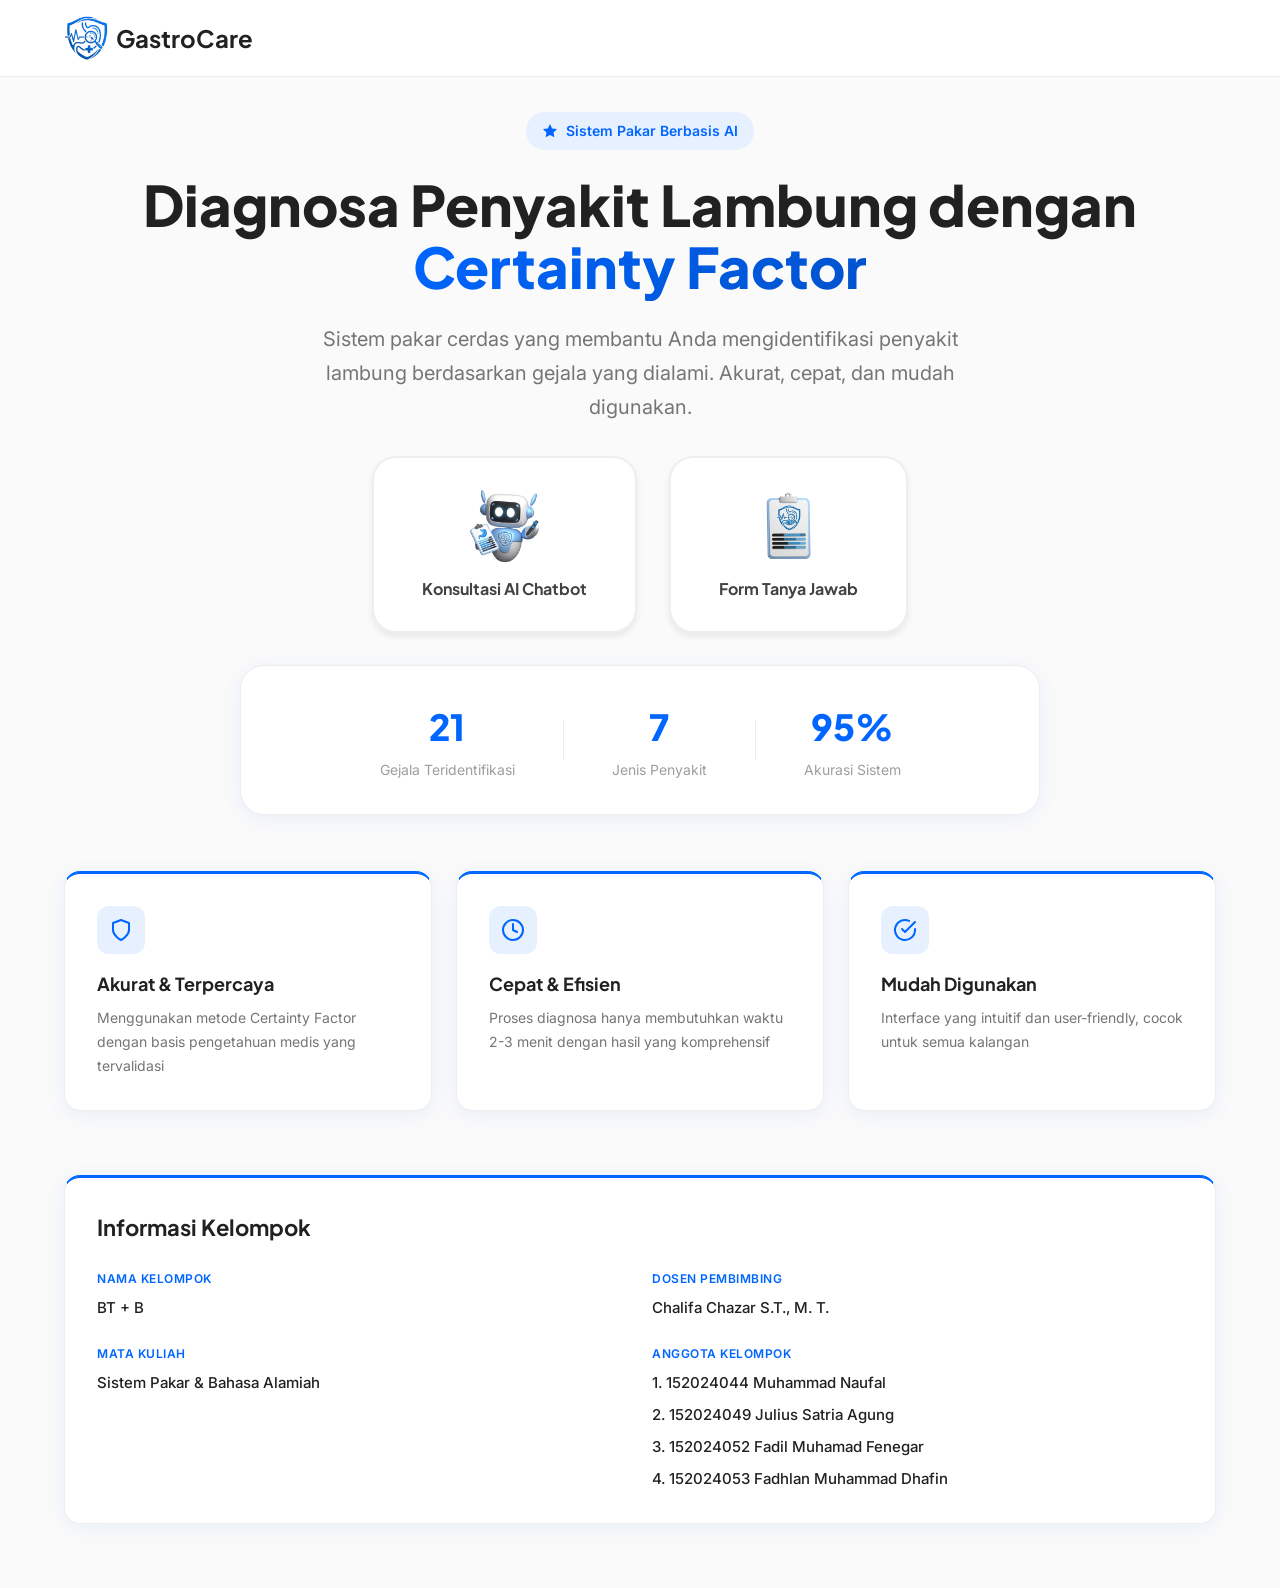
<file: ui/index.html>
<!DOCTYPE html>
<html lang="id">
<head>
    <meta charset="UTF-8">
    <meta name="viewport" content="width=device-width, initial-scale=1.0">
    <title>GastroCare - Sistem Diagnosa Penyakit Lambung</title>
    <link rel="icon" type="image/png" href="/static/js/logo.png">
    <link rel="stylesheet" href="/static/css/style.css">
    <link rel="preconnect" href="https://fonts.googleapis.com">
    <link rel="preconnect" href="https://fonts.gstatic.com" crossorigin>
    <link href="https://fonts.googleapis.com/css2?family=Inter:wght@400;500;600;700;800&family=Plus+Jakarta+Sans:wght@400;500;600;700&display=swap" rel="stylesheet">
</head>
<body>
    <!-- Header -->
    <header class="app-header">
        <div class="header-container">
            <div class="nav-brand">
                <div class="brand-icon">
                    <img src="/static/js/logo.png" alt="GastroCare Logo">
                </div>
                <span class="brand-text">GastroCare</span>
            </div>
        </div>
    </header>

    <!-- Main Container -->
    <div class="main-container">
        <!-- Landing Page -->
        <section id="landingPage" class="landing-page">
            <div class="hero-section">
                <div class="hero-badge">
                    <svg width="16" height="16" viewBox="0 0 16 16" fill="none">
                        <path d="M8 1L10.163 5.38L15 6.12L11.5 9.545L12.326 14.36L8 12.09L3.674 14.36L4.5 9.545L1 6.12L5.837 5.38L8 1Z" fill="currentColor"/>
                    </svg>
                    <span>Sistem Pakar Berbasis AI</span>
                </div>
                <h1 class="hero-title">Diagnosa Penyakit Lambung dengan <span class="gradient-text">Certainty Factor</span></h1>
                <p class="hero-description">Sistem pakar cerdas yang membantu Anda mengidentifikasi penyakit lambung berdasarkan gejala yang dialami. Akurat, cepat, dan mudah digunakan.</p>
                
                <div class="hero-actions">
                    <button onclick="mulaiChatbot()" class="hero-card-btn">
                        <img src="/static/js/robot.png" alt="Chatbot" class="hero-card-img">
                        <span>Konsultasi AI Chatbot</span>
                    </button>
                    <button onclick="mulaiDiagnosa()" class="hero-card-btn hero-card-btn--secondary">
                        <img src="/static/js/papan.png" alt="Form" class="hero-card-img">
                        <span>Form Tanya Jawab</span>
                    </button>
                </div>

                <div class="hero-stats">
                    <div class="stat-item">
                        <div class="stat-number">21</div>
                        <div class="stat-label">Gejala Teridentifikasi</div>
                    </div>
                    <div class="stat-divider"></div>
                    <div class="stat-item">
                        <div class="stat-number">7</div>
                        <div class="stat-label">Jenis Penyakit</div>
                    </div>
                    <div class="stat-divider"></div>
                    <div class="stat-item">
                        <div class="stat-number">95%</div>
                        <div class="stat-label">Akurasi Sistem</div>
                    </div>
                </div>
            </div>

            <!-- About Section -->
            <div id="about" class="about-section">
                <div class="about-grid">
                    <div class="about-card">
                        <div class="about-icon">
                            <svg width="24" height="24" viewBox="0 0 24 24" fill="none" stroke="currentColor" stroke-width="2" stroke-linecap="round" stroke-linejoin="round">
                                <path d="M12 22s8-4 8-10V5l-8-3-8 3v7c0 6 8 10 8 10z"/>
                            </svg>
                        </div>
                        <h3>Akurat & Terpercaya</h3>
                        <p>Menggunakan metode Certainty Factor dengan basis pengetahuan medis yang tervalidasi</p>
                    </div>
                    <div class="about-card">
                        <div class="about-icon">
                            <svg width="24" height="24" viewBox="0 0 24 24" fill="none" stroke="currentColor" stroke-width="2" stroke-linecap="round" stroke-linejoin="round">
                                <circle cx="12" cy="12" r="10"/>
                                <polyline points="12 6 12 12 16 14"/>
                            </svg>
                        </div>
                        <h3>Cepat & Efisien</h3>
                        <p>Proses diagnosa hanya membutuhkan waktu 2-3 menit dengan hasil yang komprehensif</p>
                    </div>
                    <div class="about-card">
                        <div class="about-icon">
                            <svg width="24" height="24" viewBox="0 0 24 24" fill="none" stroke="currentColor" stroke-width="2" stroke-linecap="round" stroke-linejoin="round">
                                <path d="M22 11.08V12a10 10 0 1 1-5.93-9.14"/>
                                <polyline points="22 4 12 14.01 9 11.01"/>
                            </svg>
                        </div>
                        <h3>Mudah Digunakan</h3>
                        <p>Interface yang intuitif dan user-friendly, cocok untuk semua kalangan</p>
                    </div>
                </div>

                <!-- Info Kelompok -->
                <div class="team-info">
                    <h3>Informasi Kelompok</h3>
                    <div class="team-grid">
                        <div class="team-item">
                            <span class="team-label">Nama Kelompok</span>
                            <span class="team-value">BT + B</span>
                        </div>
                        <div class="team-item">
                            <span class="team-label">Dosen Pembimbing</span>
                            <span class="team-value">Chalifa Chazar S.T., M. T.</span>
                        </div>
                        <div class="team-item">
                            <span class="team-label">Mata Kuliah</span>
                            <span class="team-value">Sistem Pakar & Bahasa Alamiah</span>
                        </div>
                        <div class="team-members">
                            <span class="team-label">Anggota Kelompok</span>
                            <div class="team-item">
                                <span class="team-value">1. 152024044 Muhammad Naufal</span>
                            </div>
                            <div class="team-item">
                                <span class="team-value">2. 152024049 Julius Satria Agung</span>
                            </div>
                            <div class="team-item">
                                <span class="team-value">3. 152024052 Fadil Muhamad Fenegar</span>
                            </div>
                            <div class="team-item">
                                <span class="team-value">4. 152024053 Fadhlan Muhammad Dhafin</span>
                            </div>
                        </div>
                    </div>
                </div>
            </div>
        </section>

        <!-- Chatbot Page (Antarmuka Chat di Tengah) -->
        <section id="chatbotPage" class="chatbot-page" style="display: none;">
            <div class="chatbot-container">
                <div class="chat-card">
                    <!-- Chat Header -->
                    <div class="chat-header">
                        <button onclick="kembaliKeHome()" class="btn-back">
                            <svg width="20" height="20" viewBox="0 0 20 20" fill="none">
                                <path d="M12.5 15L7.5 10L12.5 5" stroke="currentColor" stroke-width="2" stroke-linecap="round" stroke-linejoin="round"/>
                            </svg>
                            Kembali
                        </button>
                        <div class="chat-header-title">
                            <div class="chat-bot-icon">
                                <img src="/static/js/robot.png" alt="Bot">
                            </div>
                            <div class="chat-bot-info">
                                <h3>GastroCare AI Chatbot</h3>
                            </div>
                            <span class="status-online">● Online (NLP Engine)</span>
                        </div>
                        <button onclick="resetChatbot()" class="btn-reset-chat" title="Reset Percakapan">
                            <svg width="18" height="18" viewBox="0 0 24 24" fill="none" stroke="currentColor" stroke-width="2" stroke-linecap="round" stroke-linejoin="round">
                                <path d="M23 4v6h-6M1 20v-6h6"></path>
                                <path d="M3.51 9a9 9 0 0 1 14.85-3.36L23 10M1 14l4.64 4.36A9 9 0 0 0 20.49 15"></path>
                            </svg>
                        </button>
                    </div>

                    <!-- Chat History Area -->
                    <div class="chat-history" id="chatHistory">
                        <!-- Pesan akan masuk di sini secara dinamis -->
                    </div>

                    <!-- Quick Suggestions (Saran Pertanyaan) -->
                    <div class="chat-suggestions" id="chatSuggestions">
                        <button class="suggestion-chip" onclick="kirimSaran('Saya merasa mual dan perut kembung')">
                            <span>🤢</span> Mual & Kembung
                        </button>
                        <button class="suggestion-chip" onclick="kirimSaran('Ulu hati saya terasa perih sehabis makan pedas')">
                            <span>🌶️</span> Ulu Hati Perih
                        </button>
                        <button class="suggestion-chip" onclick="kirimSaran('Mulut terasa asam dan dada terasa panas terbakar')">
                            <span>🔥</span> Mulut Asam & Dada Panas
                        </button>
                        <button class="suggestion-chip" onclick="kirimSaran('Perut kram melilit dan saya diare sejak pagi')">
                            <span>🌀</span> Kram Perut & Diare
                        </button>
                    </div>

                    <!-- Chat Input Area (Textbox di tengah) -->
                    <div class="chat-input-container">
                        <div class="chat-input-wrapper">
                            <textarea id="chatInput" placeholder="Ceritakan gejala lambung yang Anda rasakan di sini..." rows="1" onkeydown="handleChatKeydown(event)"></textarea>
                            <button onclick="kirimPesanChat()" id="btnKirimChat" class="btn-send-chat">
                                <svg width="20" height="20" viewBox="0 0 24 24" fill="none" stroke="currentColor" stroke-width="2" stroke-linecap="round" stroke-linejoin="round">
                                    <line x1="22" y1="2" x2="11" y2="13"></line>
                                    <polygon points="22 2 15 22 11 13 2 9 22 2"></polygon>
                                </svg>
                            </button>
                        </div>
                        <p class="chat-disclaimer">Diagnosis prediktif berbasis Certainty Factor. Selalu konsultasikan keluhan serius ke dokter.</p>
                    </div>
                </div>
            </div>
        </section>

        <!-- Diagnosa Page -->
        <section id="diagnosaPage" class="diagnosa-page" style="display: none;">
            <div class="diagnosa-container">
                <!-- Question Card -->
                <div class="question-card">
                    <div class="progress-info">
                        <button onclick="kembaliKeHome()" class="btn-back">
                            <svg width="20" height="20" viewBox="0 0 20 20" fill="none">
                                <path d="M12.5 15L7.5 10L12.5 5" stroke="currentColor" stroke-width="2" stroke-linecap="round" stroke-linejoin="round"/>
                            </svg>
                            Kembali
                        </button>
                        <span class="progress-text">Pertanyaan <span id="currentNumber">1</span> dari 21</span>
                    </div>
                    <div class="question-header">
                        <div class="question-icon">
                            <img src="/static/js/lambung.png" alt="Lambung Icon" style="width: 28px; height: 28px; object-fit: contain;">
                        </div>
                        <h2 class="question-title" id="gejalaNama">Nyeri ulu hati</h2>
                    </div>
                    
                    <p class="question-subtitle">Seberapa yakin Anda mengalami gejala ini?</p>
                    
                    <div class="likert-scale">
                        <button class="likert-option" onclick="pilihKeyakinan(0.0)" data-value="0.0">
                            <div class="likert-icon">😟</div>
                            <div class="likert-label">Sangat Tidak Yakin</div>
                            <div class="likert-value">0%</div>
                        </button>
                        <button class="likert-option" onclick="pilihKeyakinan(0.25)" data-value="0.25">
                            <div class="likert-icon">😐</div>
                            <div class="likert-label">Tidak Yakin</div>
                            <div class="likert-value">25%</div>
                        </button>
                        <button class="likert-option" onclick="pilihKeyakinan(0.5)" data-value="0.5">
                            <div class="likert-icon">🤔</div>
                            <div class="likert-label">Ragu-ragu</div>
                            <div class="likert-value">50%</div>
                        </button>
                        <button class="likert-option" onclick="pilihKeyakinan(0.75)" data-value="0.75">
                            <div class="likert-icon">😊</div>
                            <div class="likert-label">Yakin</div>
                            <div class="likert-value">75%</div>
                        </button>
                        <button class="likert-option" onclick="pilihKeyakinan(1.0)" data-value="1.0">
                            <div class="likert-icon">😃</div>
                            <div class="likert-label">Sangat Yakin</div>
                            <div class="likert-value">100%</div>
                        </button>
                    </div>
                </div>
            </div>
        </section>

        <!-- Loading -->
        <div id="loadingSection" class="loading-section" style="display: none;">
            <div class="loading-card">
                <div class="loading-spinner"></div>
                <h3>Menganalisis Data Anda</h3>
                <p>Sistem sedang memproses gejala yang Anda alami...</p>
            </div>
        </div>
    </div>

    <!-- Modal Hasil -->
    <div id="hasilModal" class="modal" style="display: none;">
        <div class="modal-overlay" onclick="closeModal()"></div>
        <div class="modal-container">
            <button class="modal-close" onclick="closeModal()">
                <svg width="24" height="24" viewBox="0 0 24 24" fill="none">
                    <path d="M18 6L6 18M6 6l12 12" stroke="currentColor" stroke-width="2" stroke-linecap="round"/>
                </svg>
            </button>
            <div id="hasilContent"></div>
        </div>
    </div>

    <script src="/static/js/app.js"></script>
</body>
</html>
</file>
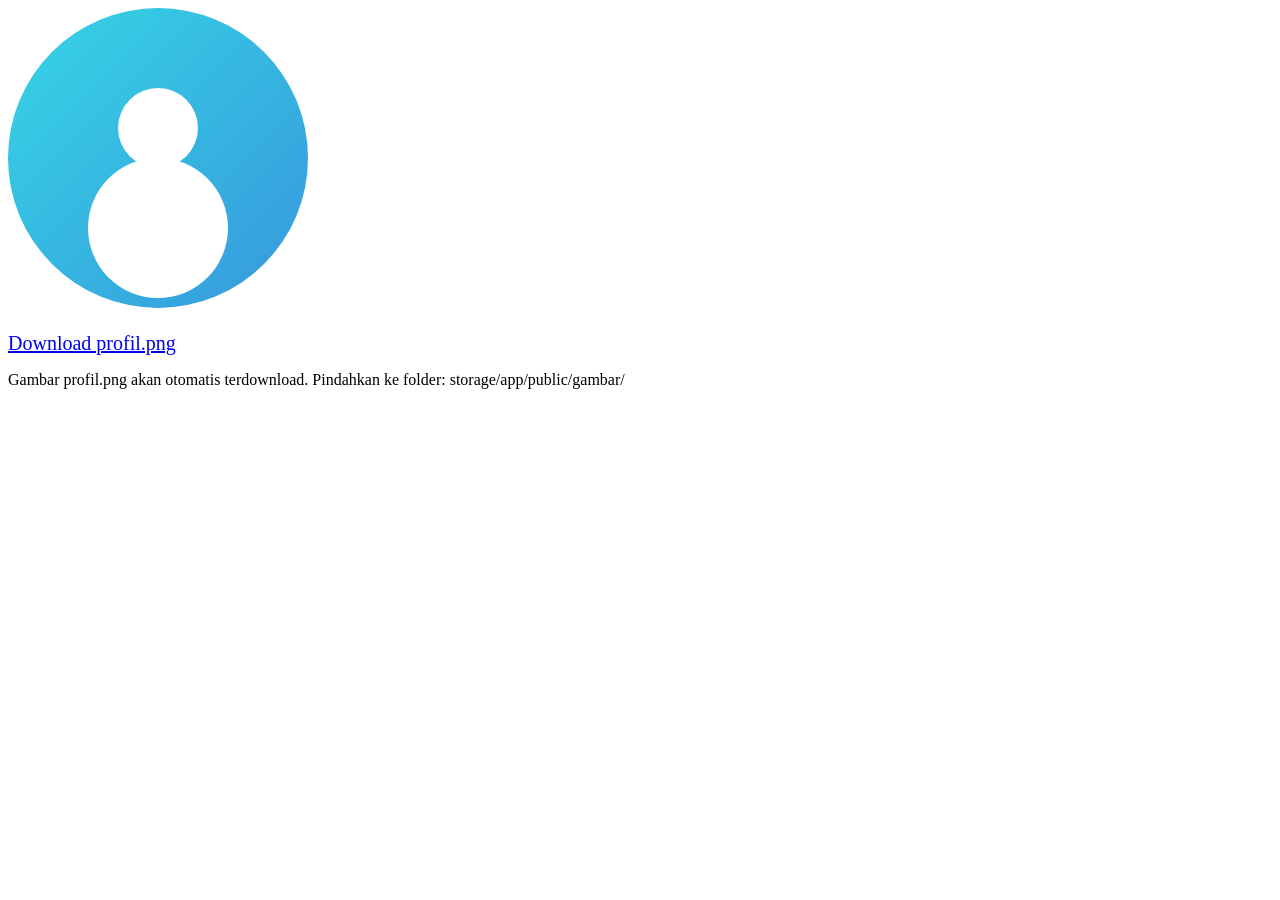
<file: generate_profile.html>
<!DOCTYPE html>
<html>
<head>
    <title>Generate Profile Image</title>
</head>
<body>
    <canvas id="canvas" width="300" height="300"></canvas>
    <script>
        const canvas = document.getElementById('canvas');
        const ctx = canvas.getContext('2d');
        
        // Background gradient
        const gradient = ctx.createLinearGradient(0, 0, 300, 300);
        gradient.addColorStop(0, '#36d6e5');
        gradient.addColorStop(1, '#3697dd');
        
        // Draw circle
        ctx.fillStyle = gradient;
        ctx.beginPath();
        ctx.arc(150, 150, 150, 0, Math.PI * 2);
        ctx.fill();
        
        // Draw user icon
        ctx.fillStyle = 'white';
        // Head
        ctx.beginPath();
        ctx.arc(150, 120, 40, 0, Math.PI * 2);
        ctx.fill();
        
        // Body
        ctx.beginPath();
        ctx.arc(150, 220, 70, 0, Math.PI * 2);
        ctx.fill();
        
        // Download link
        const link = document.createElement('a');
        link.download = 'profil.png';
        link.href = canvas.toDataURL();
        link.textContent = 'Download profil.png';
        link.style.display = 'block';
        link.style.marginTop = '20px';
        link.style.fontSize = '20px';
        document.body.appendChild(link);
        
        // Auto download
        link.click();
    </script>
    <p>Gambar profil.png akan otomatis terdownload. Pindahkan ke folder: storage/app/public/gambar/</p>
</body>
</html>
</file>
<file: static/css/style.css>
/* ===== RESET & BASE ===== */
* {
    margin: 0;
    padding: 0;
    box-sizing: border-box;
}

:root {
    /* Color Palette - Medical Theme */
    --primary-blue: #0066FF;
    --primary-blue-dark: #0052CC;
    --primary-blue-light: #E6F0FF;
    
    --success-green: #00C853;
    --success-green-light: #E8F5E9;
    
    --warning-red: #FF3D00;
    --warning-red-light: #FFEBEE;
    
    --neutral-50: #FAFAFA;
    --neutral-100: #F5F5F5;
    --neutral-200: #EEEEEE;
    --neutral-300: #E0E0E0;
    --neutral-400: #BDBDBD;
    --neutral-500: #9E9E9E;
    --neutral-600: #757575;
    --neutral-700: #616161;
    --neutral-800: #424242;
    --neutral-900: #212121;
    
    --white: #FFFFFF;
    --black: #000000;
    
    /* Typography */
    --font-primary: 'Inter', -apple-system, BlinkMacSystemFont, 'Segoe UI', sans-serif;
    --font-secondary: 'Plus Jakarta Sans', sans-serif;
    
    /* Spacing */
    --spacing-xs: 4px;
    --spacing-sm: 8px;
    --spacing-md: 16px;
    --spacing-lg: 24px;
    --spacing-xl: 32px;
    --spacing-2xl: 48px;
    --spacing-3xl: 64px;
    
    /* Border Radius */
    --radius-sm: 8px;
    --radius-md: 12px;
    --radius-lg: 16px;
    --radius-xl: 24px;
    --radius-full: 9999px;
    
    /* Shadows */
    --shadow-sm: 0 1px 2px rgba(0, 0, 0, 0.05);
    --shadow-md: 0 4px 6px rgba(0, 0, 0, 0.07);
    --shadow-lg: 0 10px 15px rgba(0, 0, 0, 0.1);
    --shadow-xl: 0 20px 25px rgba(0, 0, 0, 0.15);
    
    /* Transitions */
    --transition-fast: 150ms cubic-bezier(0.4, 0, 0.2, 1);
    --transition-base: 250ms cubic-bezier(0.4, 0, 0.2, 1);
    --transition-slow: 350ms cubic-bezier(0.4, 0, 0.2, 1);
}

body {
    font-family: var(--font-primary);
    background: var(--neutral-50);
    color: var(--neutral-900);
    line-height: 1.6;
    -webkit-font-smoothing: antialiased;
    -moz-osx-font-smoothing: grayscale;
}

/* ===== HEADER ===== */
.app-header {
    position: fixed;
    top: 0;
    left: 0;
    right: 0;
    background: rgba(255, 255, 255, 0.95);
    border-bottom: 1px solid var(--neutral-200);
    backdrop-filter: blur(10px);
    z-index: 1000;
}

.header-container {
    max-width: 1200px;
    margin: 0 auto;
    padding: var(--spacing-md) var(--spacing-lg);
}

.nav-brand {
    display: flex;
    align-items: center;
    gap: var(--spacing-sm);
}

.brand-icon {
    width: 44px;
    height: 44px;
    border-radius: var(--radius-md);
    display: flex;
    align-items: center;
    justify-content: center;
}

.brand-icon img {
    width: 100%;
    height: 100%;
    object-fit: contain;
}

.brand-text {
    font-size: 24px;
    font-weight: 700;
    color: var(--neutral-900);
    font-family: var(--font-secondary);
}

/* ===== MAIN CONTAINER ===== */
.main-container {
    padding-top: 64px;
    min-height: 100vh;
}

/* ===== LANDING PAGE ===== */
.landing-page {
    max-width: 1200px;
    margin: 0 auto;
    padding: var(--spacing-lg) var(--spacing-lg) var(--spacing-3xl) var(--spacing-lg);
}

.hero-section {
    text-align: center;
    padding: var(--spacing-lg) 0;
}

.hero-badge {
    display: inline-flex;
    align-items: center;
    gap: var(--spacing-sm);
    padding: var(--spacing-sm) var(--spacing-md);
    background: var(--primary-blue-light);
    color: var(--primary-blue);
    border-radius: var(--radius-full);
    font-size: 14px;
    font-weight: 600;
    margin-bottom: var(--spacing-lg);
}

.hero-title {
    font-size: 56px;
    font-weight: 800;
    line-height: 1.1;
    color: var(--neutral-900);
    margin-bottom: var(--spacing-lg);
    font-family: var(--font-secondary);
}

.gradient-text {
    background: linear-gradient(135deg, var(--primary-blue), var(--primary-blue-dark));
    -webkit-background-clip: text;
    -webkit-text-fill-color: transparent;
    background-clip: text;
}

.hero-description {
    font-size: 20px;
    color: var(--neutral-600);
    max-width: 700px;
    margin: 0 auto var(--spacing-xl);
    line-height: 1.7;
}

.hero-actions {
    display: flex;
    gap: var(--spacing-xl);
    justify-content: center;
    margin-bottom: var(--spacing-xl);
}

/* Hero Card Buttons */
.hero-card-btn {
    display: flex;
    flex-direction: column;
    align-items: center;
    gap: var(--spacing-md);
    padding: var(--spacing-xl) var(--spacing-2xl);
    background: var(--white);
    border: 2px solid var(--neutral-200);
    border-radius: var(--radius-xl);
    cursor: pointer;
    transition: all var(--transition-base);
    box-shadow: var(--shadow-md);
    min-width: 180px;
    font-size: 16px;
    font-weight: 700;
    color: var(--neutral-800);
    font-family: var(--font-secondary);
}

.hero-card-btn:hover {
    border-color: var(--primary-blue);
    color: var(--primary-blue);
    transform: translateY(-4px);
    box-shadow: var(--shadow-xl);
}

.hero-card-btn--secondary:hover {
    border-color: var(--primary-blue-dark);
    color: var(--primary-blue-dark);
}

.hero-card-img {
    width: 72px;
    height: 72px;
    object-fit: contain;
}

/* Keep .btn for modal actions */
.btn {
    display: inline-flex;
    align-items: center;
    gap: var(--spacing-sm);
    padding: var(--spacing-md) var(--spacing-xl);
    border-radius: var(--radius-md);
    font-weight: 600;
    font-size: 16px;
    border: none;
    cursor: pointer;
    transition: all var(--transition-base);
    text-decoration: none;
}

.btn-primary {
    background: linear-gradient(135deg, var(--primary-blue), var(--primary-blue-dark));
    color: var(--white);
    box-shadow: var(--shadow-md);
}

.btn-primary:hover {
    transform: translateY(-2px);
    box-shadow: var(--shadow-xl);
}

.btn-secondary {
    background: var(--white);
    color: var(--neutral-700);
    border: 2px solid var(--neutral-300);
}

.btn-secondary:hover {
    border-color: var(--primary-blue);
    color: var(--primary-blue);
}

.hero-stats {
    display: flex;
    justify-content: center;
    align-items: center;
    gap: var(--spacing-2xl);
    padding: var(--spacing-xl);
    background: var(--white);
    border-radius: var(--radius-xl);
    box-shadow: 0 4px 20px rgba(0, 102, 255, 0.08);
    border: 1px solid var(--neutral-200);
    max-width: 800px;
    margin: 0 auto;
}

.stat-item {
    text-align: center;
}

.stat-number {
    font-size: 36px;
    font-weight: 800;
    color: var(--primary-blue);
    font-family: var(--font-secondary);
}

.stat-label {
    font-size: 14px;
    color: var(--neutral-500);
    margin-top: var(--spacing-xs);
}

.stat-divider {
    width: 1px;
    height: 40px;
    background: var(--neutral-200);
}

/* ===== ABOUT SECTION ===== */
.about-section {
    margin-top: var(--spacing-xl);
}

.about-grid {
    display: grid;
    grid-template-columns: repeat(3, 1fr);
    gap: var(--spacing-lg);
    margin-bottom: var(--spacing-3xl);
}

.about-card {
    background: var(--white);
    padding: var(--spacing-xl);
    border-radius: var(--radius-lg);
    box-shadow: 0 4px 20px rgba(0, 102, 255, 0.08);
    border: 1px solid var(--neutral-200);
    border-top: 3px solid var(--primary-blue);
    transition: all var(--transition-base);
}

.about-card:hover {
    transform: translateY(-4px);
    box-shadow: 0 12px 28px rgba(0, 102, 255, 0.12);
}

.about-icon {
    width: 48px;
    height: 48px;
    background: var(--primary-blue-light);
    color: var(--primary-blue);
    border-radius: var(--radius-md);
    display: flex;
    align-items: center;
    justify-content: center;
    margin-bottom: var(--spacing-md);
}

.about-card h3 {
    font-size: 18px;
    font-weight: 700;
    color: var(--neutral-900);
    margin-bottom: var(--spacing-sm);
    font-family: var(--font-secondary);
}

.about-card p {
    color: var(--neutral-600);
    line-height: 1.7;
    font-size: 14px;
}

/* ===== TEAM INFO ===== */
.team-info {
    background: var(--white);
    padding: var(--spacing-xl);
    border-radius: var(--radius-lg);
    box-shadow: 0 4px 20px rgba(0, 102, 255, 0.08);
    border: 1px solid var(--neutral-200);
    border-top: 3px solid var(--primary-blue);
}

.team-info h3 {
    font-size: 22px;
    font-weight: 700;
    color: var(--neutral-900);
    margin-bottom: var(--spacing-lg);
    font-family: var(--font-secondary);
}

.team-grid {
    display: grid;
    grid-template-columns: repeat(2, 1fr);
    gap: var(--spacing-lg);
}

.team-members {
    display: flex;
    flex-direction: column;
    gap: var(--spacing-sm);
}

.team-item {
    display: flex;
    flex-direction: column;
    gap: var(--spacing-sm);
}

.team-label {
    font-size: 12px;
    font-weight: 600;
    color: var(--primary-blue);
    text-transform: uppercase;
    letter-spacing: 0.5px;
}

.team-value {
    font-size: 15px;
    color: var(--neutral-900);
    font-weight: 500;
}

/* ===== DIAGNOSA PAGE ===== */
.diagnosa-page {
    max-width: 680px;
    margin: 0 auto;
    padding: var(--spacing-xl) var(--spacing-lg);
    height: calc(100vh - 64px);
    display: flex;
    align-items: center;
}

.diagnosa-container {
    width: 100%;
}

.question-card {
    background: var(--white);
    padding: var(--spacing-xl) var(--spacing-xl);
    border-radius: var(--radius-xl);
    box-shadow: var(--shadow-lg);
    transition: opacity 0.3s ease, transform 0.3s ease;
}

.question-card.fade-out {
    opacity: 0;
    transform: translateY(10px);
}

.progress-info {
    display: flex;
    justify-content: space-between;
    align-items: center;
    margin-bottom: var(--spacing-xl);
    padding-bottom: var(--spacing-md);
    border-bottom: 3px solid var(--neutral-200);
    position: relative;
    --progress-width: 0%;
}

.progress-info::after {
    content: '';
    position: absolute;
    bottom: -3px;
    left: 0;
    width: var(--progress-width);
    height: 3px;
    background: linear-gradient(90deg, var(--primary-blue), var(--primary-blue-dark));
    transition: width var(--transition-slow);
    border-radius: 3px;
}

.progress-text {
    font-size: 13px;
    font-weight: 700;
    color: var(--neutral-500);
    text-transform: uppercase;
    letter-spacing: 0.5px;
    background: var(--primary-blue-light);
    color: var(--primary-blue);
    padding: 4px 12px;
    border-radius: var(--radius-full);
}

.btn-back {
    display: inline-flex;
    align-items: center;
    gap: var(--spacing-sm);
    padding: var(--spacing-sm) var(--spacing-md);
    background: transparent;
    border: none;
    color: var(--neutral-600);
    font-weight: 600;
    font-size: 15px;
    cursor: pointer;
    border-radius: var(--radius-sm);
    transition: all var(--transition-fast);
}

.btn-back:hover {
    background: var(--neutral-100);
    color: var(--neutral-900);
}



.question-header {
    display: flex;
    align-items: center;
    gap: var(--spacing-lg);
    margin-bottom: var(--spacing-lg);
}

.question-icon {
    width: 48px;
    height: 48px;
    background: var(--primary-blue-light);
    color: var(--primary-blue);
    border-radius: var(--radius-md);
    display: flex;
    align-items: center;
    justify-content: center;
    flex-shrink: 0;
}

.question-title {
    font-size: 22px;
    font-weight: 700;
    color: var(--neutral-900);
    font-family: var(--font-secondary);
}

.question-subtitle {
    font-size: 15px;
    color: var(--neutral-600);
    margin-bottom: var(--spacing-lg);
}

/* ===== LIKERT SCALE ===== */
.likert-scale {
    display: flex;
    flex-direction: column;
    gap: var(--spacing-sm);
}

.likert-option {
    display: flex;
    align-items: center;
    gap: var(--spacing-md);
    padding: 14px var(--spacing-lg);
    background: var(--neutral-50);
    border: 2px solid var(--neutral-200);
    border-radius: var(--radius-lg);
    cursor: pointer;
    transition: all var(--transition-base);
    text-align: left;
    width: 100%;
}

.likert-option:hover {
    background: var(--primary-blue-light);
    border-color: var(--primary-blue);
    transform: translateX(6px);
    box-shadow: var(--shadow-md);
}

.likert-option:active {
    transform: scale(0.98);
}

.likert-option.selected {
    background: linear-gradient(135deg, var(--primary-blue), var(--primary-blue-dark));
    border-color: var(--primary-blue);
    color: var(--white);
    box-shadow: 0 4px 12px rgba(0, 102, 255, 0.25);
    transform: translateX(6px);
}

.likert-option.selected .likert-label {
    color: var(--white);
}

.likert-option.selected .likert-value {
    background: rgba(255, 255, 255, 0.2);
    color: var(--white);
}

.likert-icon {
    font-size: 24px;
    flex-shrink: 0;
}

.likert-label {
    flex: 1;
    font-size: 15px;
    font-weight: 600;
    color: var(--neutral-900);
}

.likert-value {
    font-size: 13px;
    font-weight: 700;
    color: var(--primary-blue);
    padding: 6px 12px;
    background: var(--primary-blue-light);
    border-radius: var(--radius-sm);
}

/* ===== LOADING ===== */
.loading-section {
    display: flex;
    align-items: center;
    justify-content: center;
    min-height: 60vh;
}

.loading-card {
    text-align: center;
    padding: var(--spacing-2xl);
}

.loading-spinner {
    width: 64px;
    height: 64px;
    border: 4px solid var(--neutral-200);
    border-top-color: var(--primary-blue);
    border-radius: 50%;
    animation: spin 1s linear infinite;
    margin: 0 auto var(--spacing-xl);
}

@keyframes spin {
    to { transform: rotate(360deg); }
}

.loading-card h3 {
    font-size: 24px;
    font-weight: 700;
    color: var(--neutral-900);
    margin-bottom: var(--spacing-md);
}

.loading-card p {
    color: var(--neutral-600);
    font-size: 16px;
}

/* ===== MODAL ===== */
.modal {
    position: fixed;
    inset: 0;
    z-index: 2000;
    display: flex;
    align-items: center;
    justify-content: center;
    padding: var(--spacing-lg);
}

.modal-overlay {
    position: absolute;
    inset: 0;
    background: rgba(0, 0, 0, 0.6);
    backdrop-filter: blur(4px);
}

.modal-container {
    position: relative;
    background: var(--white);
    border-radius: var(--radius-xl);
    box-shadow: var(--shadow-xl);
    max-width: 700px;
    width: 100%;
    max-height: 90vh;
    overflow-y: auto;
    padding: var(--spacing-xl);
}

.modal-close {
    position: absolute;
    top: var(--spacing-lg);
    right: var(--spacing-lg);
    width: 40px;
    height: 40px;
    background: var(--neutral-100);
    border: none;
    border-radius: var(--radius-md);
    color: var(--neutral-600);
    cursor: pointer;
    display: flex;
    align-items: center;
    justify-content: center;
    transition: all var(--transition-fast);
}

.modal-close:hover {
    background: var(--neutral-200);
    color: var(--neutral-900);
}

/* ===== MODAL HASIL DIAGNOSA ===== */
.modal-container {
    position: relative;
    background: var(--white);
    border-radius: var(--radius-xl);
    box-shadow: var(--shadow-xl);
    max-width: 600px;
    width: 100%;
    max-height: 88vh;
    overflow-y: auto;
    padding: var(--spacing-lg);
}

.hasil-container {
    display: flex;
    flex-direction: column;
    gap: 12px;
}

/* Header compact */
.hasil-header {
    display: flex;
    align-items: center;
    gap: var(--spacing-md);
    padding-bottom: var(--spacing-md);
    border-bottom: 1px solid var(--neutral-200);
}

.hasil-icon-large {
    width: 44px;
    height: 44px;
    background: linear-gradient(135deg, var(--primary-blue-light), var(--success-green-light));
    border-radius: var(--radius-md);
    display: flex;
    align-items: center;
    justify-content: center;
    flex-shrink: 0;
}

.hasil-icon-large img {
    width: 28px;
    height: 28px;
    object-fit: contain;
}

.hasil-header-text {
    flex: 1;
}

.hasil-header h2 {
    font-size: 18px;
    font-weight: 800;
    color: var(--neutral-900);
    margin-bottom: 2px;
    font-family: var(--font-secondary);
}

.hasil-subtitle {
    font-size: 13px;
    color: var(--neutral-500);
}

/* Diagnosa Utama compact */
.diagnosa-utama {
    background: linear-gradient(135deg, #EBF3FF, #E8F8F0);
    padding: var(--spacing-md) var(--spacing-lg);
    border-radius: var(--radius-lg);
    border: 1.5px solid rgba(0, 102, 255, 0.2);
}

.diagnosa-top-row {
    display: flex;
    justify-content: space-between;
    align-items: flex-start;
    margin-bottom: 8px;
}

.diagnosa-badge {
    display: inline-block;
    padding: 3px 10px;
    background: var(--primary-blue);
    color: var(--white);
    border-radius: var(--radius-full);
    font-size: 11px;
    font-weight: 700;
    text-transform: uppercase;
    letter-spacing: 0.5px;
}

.cf-value {
    font-size: 28px;
    font-weight: 800;
    color: var(--primary-blue);
    font-family: var(--font-secondary);
    line-height: 1;
}

.diagnosa-nama {
    font-size: 20px;
    font-weight: 800;
    color: var(--neutral-900);
    margin-bottom: 10px;
    font-family: var(--font-secondary);
}

.cf-bar-container {
    width: 100%;
    height: 8px;
    background: rgba(255,255,255,0.7);
    border-radius: var(--radius-full);
    overflow: hidden;
    margin-bottom: 8px;
}

.cf-bar-fill {
    height: 100%;
    background: linear-gradient(90deg, var(--success-green), var(--primary-blue));
    border-radius: var(--radius-full);
    transition: width 1s ease-out;
}

.cf-interpretation {
    font-size: 13px;
    font-weight: 600;
}

.cf-high { color: var(--success-green); }
.cf-medium { color: var(--primary-blue); }
.cf-low { color: var(--warning-red); }

/* Hasil Section compact */
.hasil-section {
    background: var(--neutral-50);
    padding: var(--spacing-md);
    border-radius: var(--radius-md);
    border: 1px solid var(--neutral-200);
}

.section-header {
    display: flex;
    align-items: center;
    gap: var(--spacing-sm);
    margin-bottom: var(--spacing-sm);
}

.section-icon {
    font-size: 18px;
    line-height: 1;
}

.section-header h4 {
    font-size: 14px;
    font-weight: 700;
    color: var(--neutral-800);
    font-family: var(--font-secondary);
}

.hasil-section p {
    color: var(--neutral-700);
    line-height: 1.7;
    font-size: 13px;
}

/* Kemungkinan Lain */
.kemungkinan-list {
    display: flex;
    flex-direction: column;
    gap: 8px;
}

.kemungkinan-item {
    padding: 10px var(--spacing-md);
    background: var(--white);
    border-radius: var(--radius-md);
    border: 1px solid var(--neutral-200);
}

.kemungkinan-info {
    display: flex;
    justify-content: space-between;
    align-items: center;
    margin-bottom: 6px;
}

.kemungkinan-nama {
    font-weight: 600;
    font-size: 13px;
    color: var(--neutral-900);
}

.kemungkinan-cf {
    font-weight: 700;
    color: var(--primary-blue);
    font-size: 13px;
    background: var(--primary-blue-light);
    padding: 2px 8px;
    border-radius: var(--radius-full);
}

.kemungkinan-bar {
    width: 100%;
    height: 5px;
    background: var(--neutral-200);
    border-radius: var(--radius-full);
    overflow: hidden;
}

.kemungkinan-bar-fill {
    height: 100%;
    background: linear-gradient(90deg, var(--primary-blue-light), var(--primary-blue));
    border-radius: var(--radius-full);
    transition: width 0.8s ease-out;
}

/* Medical Warning compact */
.medical-warning {
    display: flex;
    gap: var(--spacing-sm);
    padding: 10px var(--spacing-md);
    background: #FFF5F5;
    border-left: 3px solid var(--warning-red);
    border-radius: var(--radius-sm);
}

.warning-icon {
    font-size: 16px;
    flex-shrink: 0;
    margin-top: 1px;
}

.warning-content {
    color: var(--neutral-700);
    font-size: 12px;
    line-height: 1.5;
}

.warning-content strong {
    color: var(--warning-red);
    font-weight: 700;
}

/* Hasil Actions */
.hasil-actions {
    display: flex;
    justify-content: center;
    padding-top: 4px;
}

/* ===== RESPONSIVE ===== */
@media (max-width: 768px) {
    .hero-title {
        font-size: 36px;
    }
    
    .hero-description {
        font-size: 17px;
    }
    
    .hero-actions {
        flex-direction: column;
        align-items: center;
    }

    .hero-card-btn {
        width: 100%;
        max-width: 280px;
    }
    
    .hero-stats {
        flex-direction: column;
        gap: var(--spacing-lg);
    }
    
    .stat-divider {
        width: 100%;
        height: 1px;
    }
    
    .about-grid {
        grid-template-columns: 1fr;
    }
    
    .team-grid {
        grid-template-columns: 1fr;
    }
    
    .diagnosa-page {
        height: auto;
        min-height: calc(100vh - 64px);
    }
    
    .question-header {
        flex-direction: column;
        text-align: center;
    }
    
    .question-title {
        font-size: 20px;
    }
    
    .likert-option {
        flex-direction: column;
        text-align: center;
        gap: var(--spacing-sm);
        transform: none !important;
    }
    
    .hasil-actions {
        flex-direction: column;
    }
}

/* ===== PRINT STYLES ===== */
@media print {
    .app-header, .modal-close, .hasil-actions {
        display: none !important;
    }
    
    .modal-container {
        box-shadow: none;
        max-height: none;
    }
}

/* ===== CHATBOT PAGE & GLASSMORPHISM ===== */
.chatbot-page {
    max-width: 760px;
    margin: 0 auto;
    padding: var(--spacing-lg) var(--spacing-lg);
    height: calc(100vh - 64px);
    display: flex;
    align-items: center;
    justify-content: center;
}

.chatbot-container {
    width: 100%;
    height: 100%;
    max-height: 700px;
}

.chat-card {
    background: rgba(255, 255, 255, 0.85);
    backdrop-filter: blur(16px);
    -webkit-backdrop-filter: blur(16px);
    border: 1px solid rgba(255, 255, 255, 0.5);
    border-radius: var(--radius-xl);
    box-shadow: 0 8px 32px 0 rgba(31, 38, 135, 0.08);
    display: flex;
    flex-direction: column;
    height: 100%;
    overflow: hidden;
}

/* Chat Header */
.chat-header {
    display: flex;
    align-items: center;
    justify-content: space-between;
    padding: var(--spacing-sm) var(--spacing-md);
    border-bottom: 1px solid rgba(0, 0, 0, 0.05);
    background: rgba(255, 255, 255, 0.5);
}

.chat-header-title {
    display: flex;
    align-items: center;
    gap: var(--spacing-sm);
    flex: 1;
    min-width: 0;
}

.chat-bot-icon {
    background: var(--primary-blue-light);
    width: 44px;
    height: 44px;
    border-radius: var(--radius-md);
    display: flex;
    align-items: center;
    justify-content: center;
    overflow: hidden;
    flex-shrink: 0;
}

.chat-bot-icon img {
    width: 32px;
    height: 32px;
    object-fit: contain;
}

.chat-bot-info {
    display: flex;
    align-items: center;
    gap: var(--spacing-md);
    flex: 1;
    min-width: 0;
}

.chat-bot-info h3 {
    font-size: 18px;
    font-weight: 700;
    color: var(--neutral-900);
    font-family: var(--font-secondary);
    white-space: nowrap;
}

.status-online {
    font-size: 14px;
    color: var(--success-green);
    font-weight: 600;
    white-space: nowrap;
    margin-left: auto;
    padding-right: var(--spacing-sm);
}

.btn-reset-chat {
    background: transparent;
    border: none;
    color: var(--neutral-500);
    cursor: pointer;
    padding: var(--spacing-sm);
    border-radius: var(--radius-sm);
    transition: all var(--transition-fast);
    display: flex;
    align-items: center;
    justify-content: center;
}

.btn-reset-chat:hover {
    color: var(--warning-red);
    background: var(--warning-red-light);
}

/* Chat History */
.chat-history {
    flex: 1;
    overflow-y: auto;
    padding: var(--spacing-md) var(--spacing-lg);
    display: flex;
    flex-direction: column;
    gap: var(--spacing-sm);
    background: rgba(250, 250, 250, 0.3);
    scroll-behavior: smooth;
}

/* Chat Bubbles */
.chat-bubble {
    max-width: 75%;
    padding: 10px var(--spacing-md);
    border-radius: var(--radius-lg);
    font-size: 14px;
    line-height: 1.6;
    position: relative;
    animation: slideIn 0.3s cubic-bezier(0.18, 0.89, 0.32, 1.28);
}

@keyframes slideIn {
    from {
        opacity: 0;
        transform: translateY(15px);
    }
    to {
        opacity: 1;
        transform: translateY(0);
    }
}

.chat-bubble.bot {
    align-self: flex-start;
    background: var(--white);
    color: var(--neutral-900);
    border: 1px solid rgba(0, 0, 0, 0.05);
    border-top-left-radius: var(--radius-sm);
    box-shadow: var(--shadow-sm);
}

.chat-bubble.user {
    align-self: flex-end;
    background: linear-gradient(135deg, var(--primary-blue), var(--primary-blue-dark));
    color: var(--white);
    border-top-right-radius: var(--radius-sm);
    box-shadow: 0 4px 12px rgba(0, 102, 255, 0.15);
}

.chat-bubble p {
    margin-bottom: var(--spacing-sm);
}

.chat-bubble p:last-child {
    margin-bottom: 0;
}

.chat-bubble strong {
    font-weight: 700;
}

.chat-bubble h3, .chat-bubble h4 {
    margin-top: var(--spacing-sm);
    margin-bottom: var(--spacing-xs);
    font-family: var(--font-secondary);
}

.chat-bubble h3 { font-size: 18px; font-weight: 700; }
.chat-bubble h4 { font-size: 16px; font-weight: 600; }

.chat-bubble hr {
    border: none;
    border-top: 1px solid rgba(0, 0, 0, 0.1);
    margin: var(--spacing-md) 0;
}

.chat-bubble.user hr {
    border-top-color: rgba(255, 255, 255, 0.2);
}

/* Typing Indicator */
.typing-indicator {
    display: flex;
    gap: 5px;
    padding: var(--spacing-md) var(--spacing-lg);
    background: var(--white);
    border: 1px solid rgba(0, 0, 0, 0.05);
    border-radius: var(--radius-lg);
    border-top-left-radius: var(--radius-sm);
    align-self: flex-start;
    box-shadow: var(--shadow-sm);
}

.typing-dot {
    width: 8px;
    height: 8px;
    background: var(--neutral-400);
    border-radius: 50%;
    animation: typingPulse 1.4s infinite ease-in-out both;
}

.typing-dot:nth-child(1) { animation-delay: -0.32s; }
.typing-dot:nth-child(2) { animation-delay: -0.16s; }

@keyframes typingPulse {
    0%, 80%, 100% { transform: scale(0); }
    40% { transform: scale(1); }
}

/* Suggestions Chip */
.chat-suggestions {
    display: grid;
    grid-template-columns: repeat(2, 1fr);
    gap: var(--spacing-sm);
    padding: var(--spacing-sm) var(--spacing-md);
    background: rgba(255, 255, 255, 0.5);
    border-top: 1px solid rgba(0, 0, 0, 0.02);
    border-bottom: 1px solid rgba(0, 0, 0, 0.05);
}

.suggestion-chip {
    display: flex;
    align-items: center;
    gap: 6px;
    padding: 6px 14px;
    background: var(--white);
    border: 1.5px solid var(--neutral-200);
    border-radius: var(--radius-full);
    font-size: 12px;
    font-weight: 600;
    color: var(--neutral-600);
    cursor: pointer;
    white-space: nowrap;
    transition: all var(--transition-base);
    box-shadow: 0 1px 3px rgba(0,0,0,0.06);
    letter-spacing: 0.1px;
}

.suggestion-chip:hover {
    border-color: var(--primary-blue);
    color: var(--primary-blue);
    background: var(--primary-blue-light);
    transform: translateY(-2px);
    box-shadow: 0 4px 8px rgba(0,102,255,0.12);
}

.suggestion-chip span {
    font-size: 14px;
}

/* Chat Input Container */
.chat-input-container {
    padding: var(--spacing-sm) var(--spacing-md) var(--spacing-md);
    background: rgba(255, 255, 255, 0.8);
    border-top: 1px solid rgba(0, 0, 0, 0.05);
}

.chat-input-wrapper {
    display: flex;
    align-items: center;
    background: var(--white);
    border: 2px solid var(--neutral-200);
    border-radius: var(--radius-lg);
    padding: 6px 12px;
    box-shadow: var(--shadow-sm);
    transition: all var(--transition-base);
}

.chat-input-wrapper:focus-within {
    border-color: var(--primary-blue);
    box-shadow: 0 0 0 4px rgba(0, 102, 255, 0.15);
}

.chat-input-wrapper textarea {
    flex: 1;
    border: none;
    outline: none;
    resize: none;
    font-family: var(--font-primary);
    font-size: 15px;
    padding: var(--spacing-sm) 0;
    max-height: 120px;
    color: var(--neutral-900);
    line-height: 1.5;
}

.btn-send-chat {
    background: linear-gradient(135deg, var(--primary-blue), var(--primary-blue-dark));
    color: var(--white);
    border: none;
    width: 38px;
    height: 38px;
    border-radius: var(--radius-md);
    cursor: pointer;
    display: flex;
    align-items: center;
    justify-content: center;
    transition: all var(--transition-base);
    flex-shrink: 0;
}

.btn-send-chat:hover {
    transform: scale(1.05);
    box-shadow: 0 4px 10px rgba(0, 102, 255, 0.2);
}

.btn-send-chat:active {
    transform: scale(0.95);
}

.chat-disclaimer {
    font-size: 11px;
    color: var(--neutral-500);
    text-align: center;
    margin-top: var(--spacing-sm);
}

/* Chat Result Visualization in History */
.chat-result-card {
    background: linear-gradient(135deg, var(--primary-blue-light), var(--success-green-light));
    border: 2px solid var(--primary-blue);
    border-radius: var(--radius-lg);
    padding: var(--spacing-lg);
    margin: var(--spacing-md) 0;
}

/* Responsive for Chatbot */
@media (max-width: 768px) {
    .chatbot-page {
        height: calc(100vh - 64px);
        padding: var(--spacing-sm);
    }
    
    .chat-card {
        height: 100%;
        border-radius: var(--radius-lg);
    }
    
    .chat-bubble {
        max-width: 90%;
        font-size: 13px;
    }

    .chat-bot-info {
        gap: var(--spacing-sm);
    }

    .status-online {
        display: none;
    }
}
</file>
